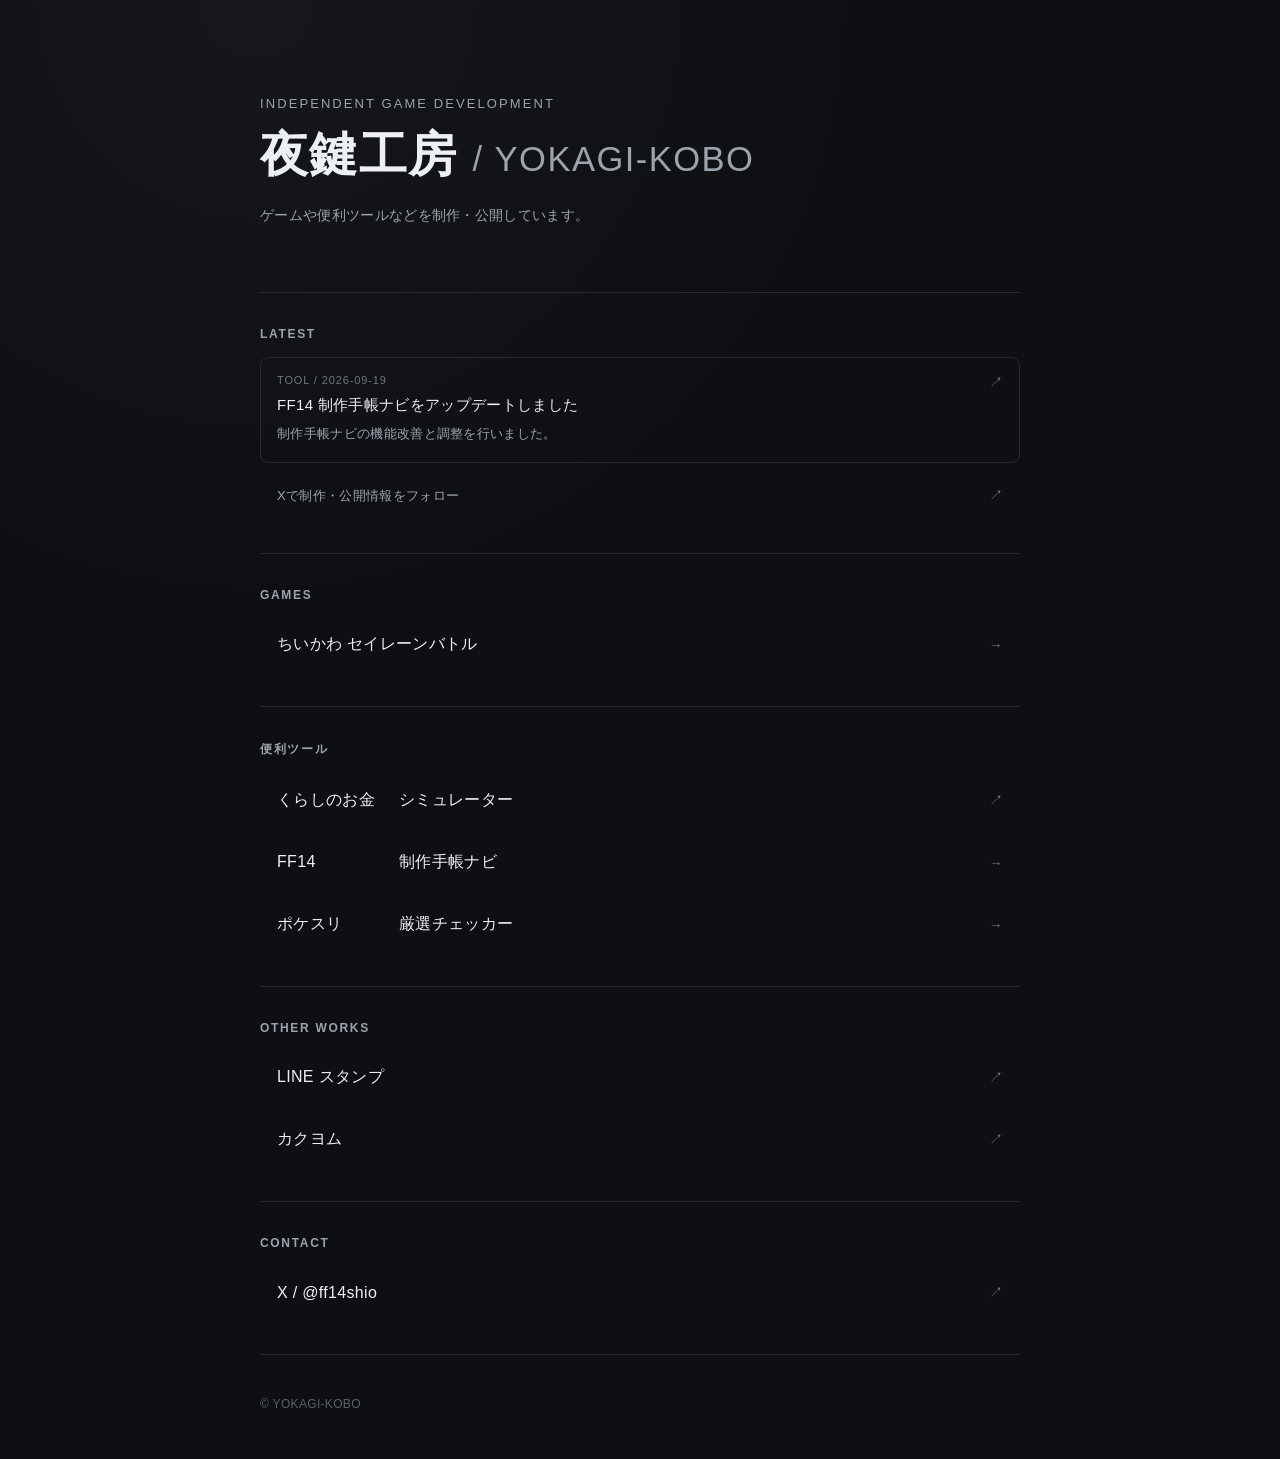
<file: index.html>
<!doctype html>
<html lang="ja">
<head>
  <meta charset="utf-8">
  <meta name="viewport" content="width=device-width, initial-scale=1">
  <meta name="description" content="夜鍵工房 / YOKAGI-KOBO。個人制作のゲーム、Webツール、その他作品を公開しています。">
  <title>夜鍵工房 / YOKAGI-KOBO</title>
  <link rel="canonical" href="https://yokagi.jp/">
  <link rel="icon" type="image/svg+xml" href="/favicon.svg">
  <link rel="stylesheet" href="/style.css">
  <meta property="og:type" content="website">
  <meta property="og:title" content="夜鍵工房 / YOKAGI-KOBO">
  <meta property="og:description" content="個人制作のゲーム、Webツール、その他作品を公開しています。">
  <meta property="og:url" content="https://yokagi.jp/">
</head>
<body>
  <main class="page">
    <header class="hero">
      <p class="eyebrow">Independent Game Development</p>
      <h1>夜鍵工房 <span>/ YOKAGI-KOBO</span></h1>
      <p class="hero-copy">ゲームや便利ツールなどを制作・公開しています。</p>
    </header>

    <section id="latestSection">
      <h2>Latest</h2>
      <div id="latestNews" class="latest-news">
        <div class="item latest-placeholder">
          <span>
            <span class="news-meta">YOKAGI 最新情報</span>
            <span class="news-title">最新情報を読み込んでいます…</span>
          </span>
        </div>
      </div>
      <div class="follow-row">
        <a class="follow-link" href="https://x.com/ff14shio" target="_blank" rel="noopener noreferrer">
          <span>Xで制作・公開情報をフォロー</span><span class="arrow">↗</span>
        </a>
      </div>
    </section>

    <section>
      <h2>Games</h2>
      <nav class="links">
        <a href="/games/chiikawa-siren-battle/">
          <span>ちいかわ セイレーンバトル</span><span class="arrow">→</span>
        </a>
      </nav>
    </section>

    <section>
      <h2>便利ツール</h2>
      <nav class="links">
        <a href="https://money.yokagi.jp/" target="_blank" rel="noopener noreferrer">
          <span class="tool-label"><span class="tool-name">くらしのお金</span><span class="tool-title">シミュレーター</span></span><span class="arrow">↗</span>
        </a>
        <a href="/tools/ff14-crafting-notebook/">
          <span class="tool-label"><span class="tool-name">FF14</span><span class="tool-title">制作手帳ナビ</span></span><span class="arrow">→</span>
        </a>
        <a href="/tools/pokemon-sleep-checker/">
          <span class="tool-label"><span class="tool-name">ポケスリ</span><span class="tool-title">厳選チェッカー</span></span><span class="arrow">→</span>
        </a>
      </nav>
    </section>

    <section>
      <h2>Other Works</h2>
      <nav class="links">
        <a href="https://store.line.me/stickershop/author/6091745/ja" target="_blank" rel="noopener noreferrer">
          <span>LINE スタンプ</span><span class="arrow">↗</span>
        </a>
        <a href="https://kakuyomu.jp/works/2912051598835017755" target="_blank" rel="noopener noreferrer">
          <span>カクヨム</span><span class="arrow">↗</span>
        </a>
      </nav>
    </section>

    <section>
      <h2>Contact</h2>
      <nav class="links">
        <a href="https://x.com/ff14shio" target="_blank" rel="noopener noreferrer">
          <span>X / @ff14shio</span><span class="arrow">↗</span>
        </a>
      </nav>
    </section>

    <footer>© YOKAGI-KOBO</footer>
  </main>

  <script src="/news.js"></script>
  <script src="/site.js"></script>
</body>
</html>
</file>
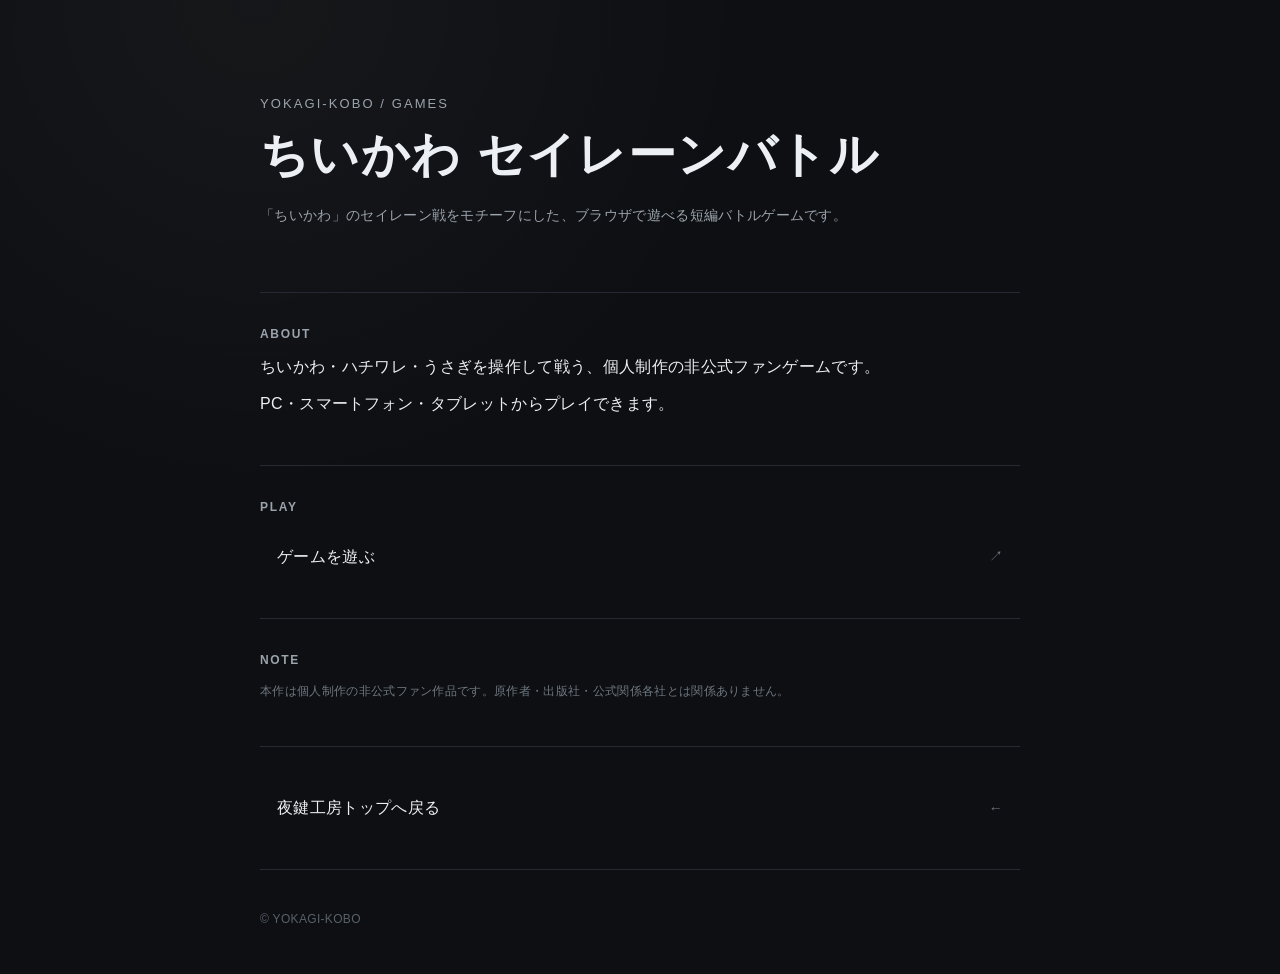
<file: games/chiikawa-siren-battle/index.html>
<!doctype html>
<html lang="ja">
<head>
  <meta charset="utf-8">
  <meta name="viewport" content="width=device-width, initial-scale=1">
  <meta name="description" content="夜鍵工房が制作した「ちいかわ」の非公式ファンゲーム。セイレーン戦をモチーフにした短編バトルをブラウザで遊べます。">
  <title>ちいかわ セイレーンバトル | 夜鍵工房</title>
  <link rel="canonical" href="https://yokagi.jp/games/chiikawa-siren-battle/">
  <link rel="icon" type="image/svg+xml" href="/favicon.svg">
  <link rel="stylesheet" href="/style.css">
  <meta property="og:type" content="website">
  <meta property="og:title" content="ちいかわ セイレーンバトル | 夜鍵工房">
  <meta property="og:description" content="セイレーン戦をモチーフにした、ブラウザで遊べる短編バトルゲーム。">
  <meta property="og:url" content="https://yokagi.jp/games/chiikawa-siren-battle/">
</head>
<body>
  <main class="page">
    <header class="hero">
      <p class="eyebrow">YOKAGI-KOBO / Games</p>
      <h1>ちいかわ セイレーンバトル</h1>
      <p class="hero-copy">「ちいかわ」のセイレーン戦をモチーフにした、ブラウザで遊べる短編バトルゲームです。</p>
    </header>

    <section>
      <h2>About</h2>
      <p>ちいかわ・ハチワレ・うさぎを操作して戦う、個人制作の非公式ファンゲームです。</p>
      <p>PC・スマートフォン・タブレットからプレイできます。</p>
    </section>

    <section>
      <h2>Play</h2>
      <nav class="links">
        <a href="https://siren.yokagi.jp/" target="_blank" rel="noopener noreferrer">
          <span>ゲームを遊ぶ</span><span class="arrow">↗</span>
        </a>
      </nav>
    </section>

    <section>
      <h2>Note</h2>
      <p class="note">本作は個人制作の非公式ファン作品です。原作者・出版社・公式関係各社とは関係ありません。</p>
    </section>

    <section>
      <nav class="links">
        <a href="/"><span>夜鍵工房トップへ戻る</span><span class="arrow">←</span></a>
      </nav>
    </section>

    <footer>© YOKAGI-KOBO</footer>
  </main>
</body>
</html>
</file>
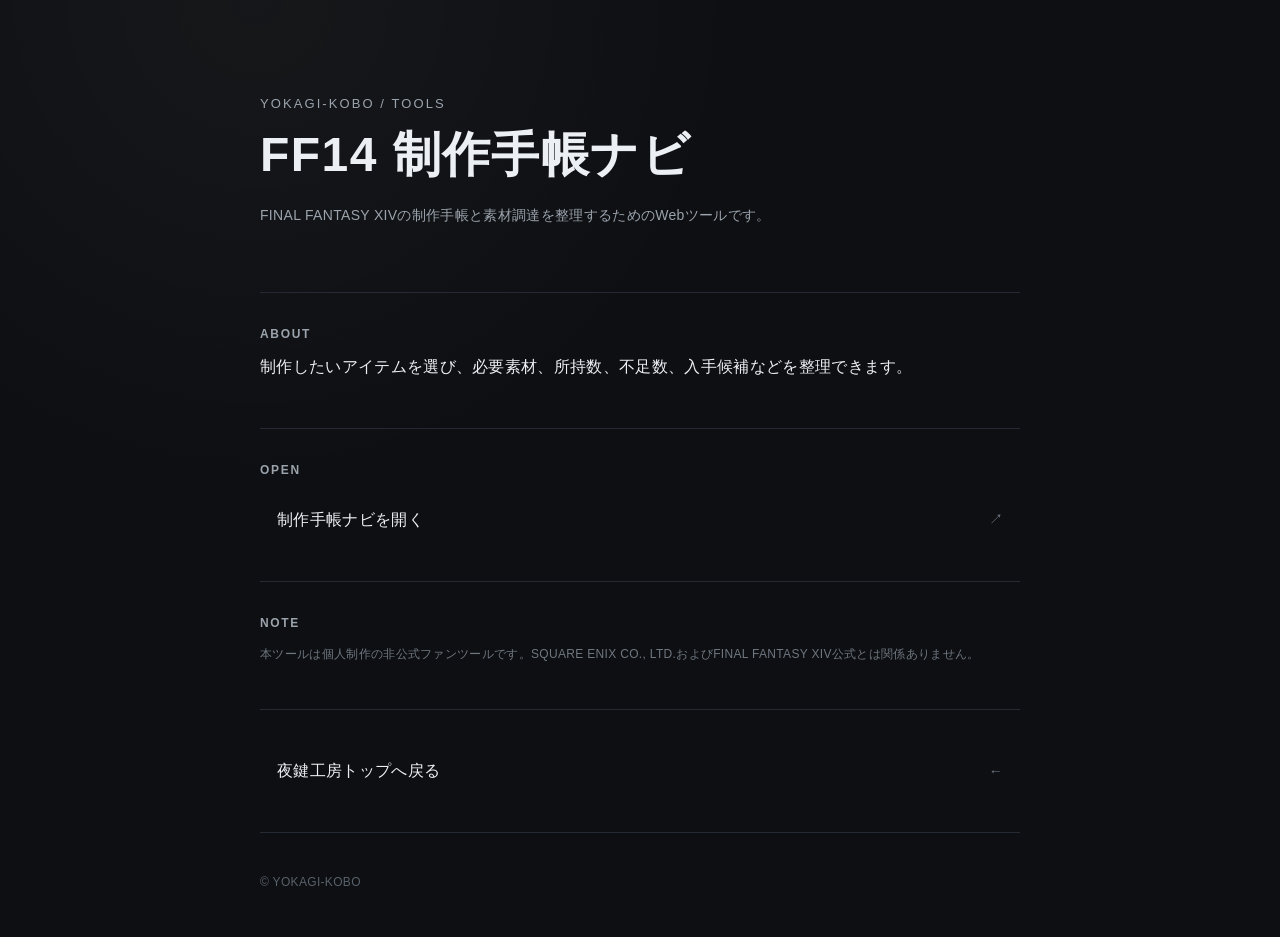
<file: tools/ff14-crafting-notebook/index.html>
<!doctype html>
<html lang="ja">
<head>
  <meta charset="utf-8">
  <meta name="viewport" content="width=device-width, initial-scale=1">
  <meta name="description" content="夜鍵工房が制作したFINAL FANTASY XIV向けの非公式Webツール。制作手帳と素材調達の整理を補助します。">
  <title>FF14 制作手帳ナビ | 夜鍵工房</title>
  <link rel="canonical" href="https://yokagi.jp/tools/ff14-crafting-notebook/">
  <link rel="icon" type="image/svg+xml" href="/favicon.svg">
  <link rel="stylesheet" href="/style.css">
  <meta property="og:type" content="website">
  <meta property="og:title" content="FF14 制作手帳ナビ | 夜鍵工房">
  <meta property="og:description" content="制作手帳と素材調達の整理を補助する非公式Webツール。">
  <meta property="og:url" content="https://yokagi.jp/tools/ff14-crafting-notebook/">
</head>
<body>
  <main class="page">
    <header class="hero">
      <p class="eyebrow">YOKAGI-KOBO / Tools</p>
      <h1>FF14 制作手帳ナビ</h1>
      <p class="hero-copy">FINAL FANTASY XIVの制作手帳と素材調達を整理するためのWebツールです。</p>
    </header>

    <section>
      <h2>About</h2>
      <p>制作したいアイテムを選び、必要素材、所持数、不足数、入手候補などを整理できます。</p>
    </section>

    <section>
      <h2>Open</h2>
      <nav class="links">
        <a href="https://ff14-crafting-notebook.pages.dev/" target="_blank" rel="noopener noreferrer">
          <span>制作手帳ナビを開く</span><span class="arrow">↗</span>
        </a>
      </nav>
    </section>

    <section>
      <h2>Note</h2>
      <p class="note">本ツールは個人制作の非公式ファンツールです。SQUARE ENIX CO., LTD.およびFINAL FANTASY XIV公式とは関係ありません。</p>
    </section>

    <section>
      <nav class="links">
        <a href="/"><span>夜鍵工房トップへ戻る</span><span class="arrow">←</span></a>
      </nav>
    </section>

    <footer>© YOKAGI-KOBO</footer>
  </main>
</body>
</html>
</file>
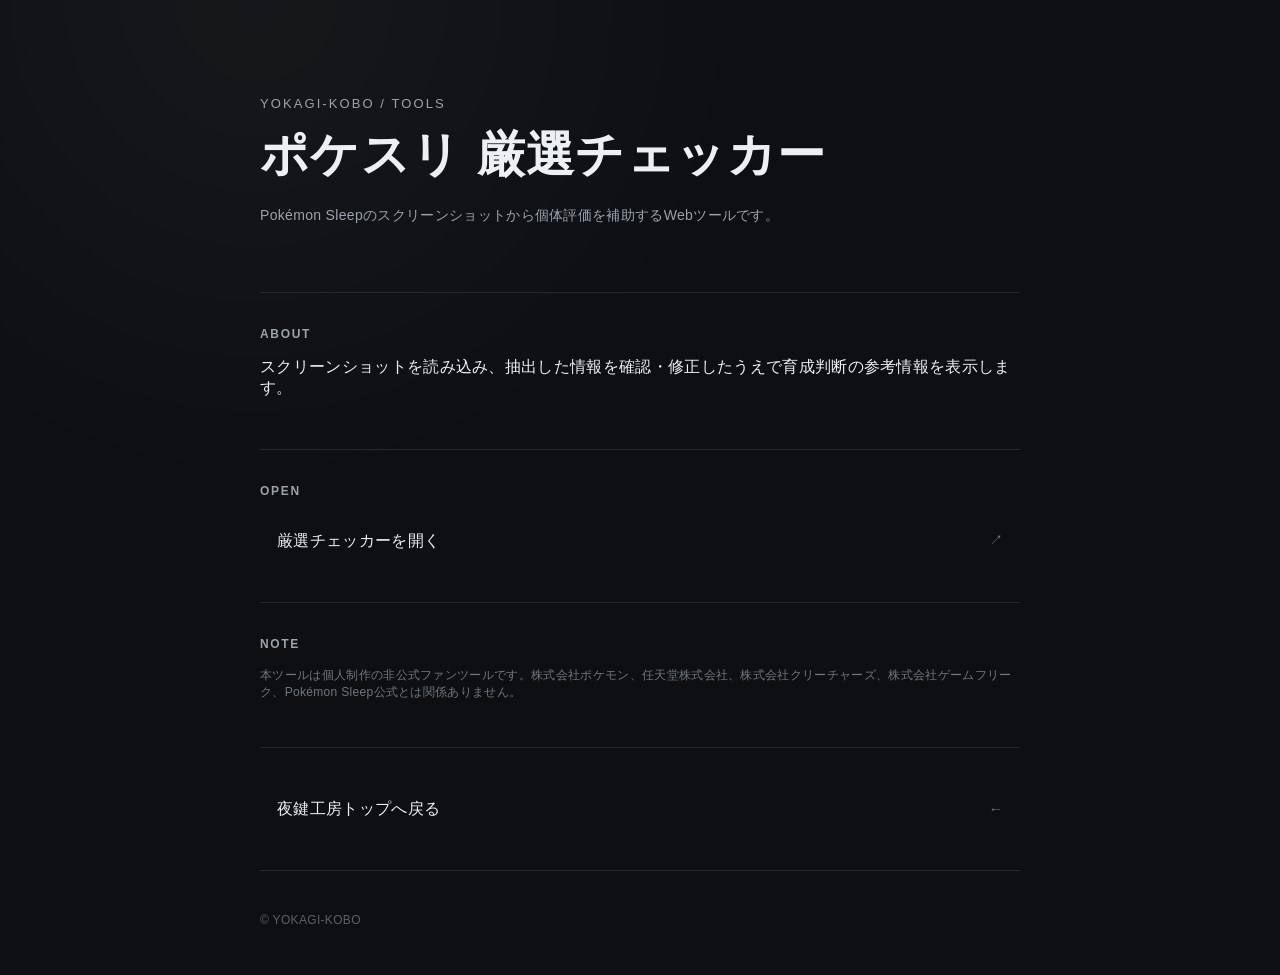
<file: tools/pokemon-sleep-checker/index.html>
<!doctype html>
<html lang="ja">
<head>
  <meta charset="utf-8">
  <meta name="viewport" content="width=device-width, initial-scale=1">
  <meta name="description" content="夜鍵工房が制作したPokémon Sleep向けの非公式Webツール。スクリーンショットから個体評価を補助します。">
  <title>ポケスリ 厳選チェッカー | 夜鍵工房</title>
  <link rel="canonical" href="https://yokagi.jp/tools/pokemon-sleep-checker/">
  <link rel="icon" type="image/svg+xml" href="/favicon.svg">
  <link rel="stylesheet" href="/style.css">
  <meta property="og:type" content="website">
  <meta property="og:title" content="ポケスリ 厳選チェッカー | 夜鍵工房">
  <meta property="og:description" content="スクリーンショットから個体評価を補助する非公式Webツール。">
  <meta property="og:url" content="https://yokagi.jp/tools/pokemon-sleep-checker/">
</head>
<body>
  <main class="page">
    <header class="hero">
      <p class="eyebrow">YOKAGI-KOBO / Tools</p>
      <h1>ポケスリ 厳選チェッカー</h1>
      <p class="hero-copy">Pokémon Sleepのスクリーンショットから個体評価を補助するWebツールです。</p>
    </header>

    <section>
      <h2>About</h2>
      <p>スクリーンショットを読み込み、抽出した情報を確認・修正したうえで育成判断の参考情報を表示します。</p>
    </section>

    <section>
      <h2>Open</h2>
      <nav class="links">
        <a href="https://kotaichi.pages.dev/" target="_blank" rel="noopener noreferrer">
          <span>厳選チェッカーを開く</span><span class="arrow">↗</span>
        </a>
      </nav>
    </section>

    <section>
      <h2>Note</h2>
      <p class="note">本ツールは個人制作の非公式ファンツールです。株式会社ポケモン、任天堂株式会社、株式会社クリーチャーズ、株式会社ゲームフリーク、Pokémon Sleep公式とは関係ありません。</p>
    </section>

    <section>
      <nav class="links">
        <a href="/"><span>夜鍵工房トップへ戻る</span><span class="arrow">←</span></a>
      </nav>
    </section>

    <footer>© YOKAGI-KOBO</footer>
  </main>
</body>
</html>
</file>
<file: style.css>
:root {
  color-scheme: dark;
  --bg: #0d0f12;
  --line: #242932;
  --text: #eceff3;
  --sub: #9ba3ad;
  --muted: #6f7781;
  --hover: #171b21;
}
* { box-sizing: border-box; }
html { background: var(--bg); max-width: 100%; overflow-x: hidden; }
body {
  margin: 0;
  min-height: 100vh;
  max-width: 100%;
  overflow-x: hidden;
  background:
    radial-gradient(circle at 20% 0%, rgba(255,255,255,.035), transparent 35%),
    var(--bg);
  color: var(--text);
  font-family: -apple-system, BlinkMacSystemFont, "Segoe UI",
    "Hiragino Kaku Gothic ProN", "Yu Gothic", "Meiryo", sans-serif;
  letter-spacing: .02em;
}
.page {
  width: min(760px, calc(100% - 40px));
  margin: 0 auto;
  padding: 96px 0 48px;
  min-width: 0;
}
.hero { padding-bottom: 64px; min-width: 0; }
.eyebrow {
  margin: 0 0 14px;
  color: var(--sub);
  font-size: 13px;
  letter-spacing: .16em;
  text-transform: uppercase;
  overflow-wrap: anywhere;
}
h1 {
  margin: 0;
  font-size: clamp(30px, 5vw, 48px);
  line-height: 1.25;
  font-weight: 650;
  letter-spacing: .03em;
  overflow-wrap: anywhere;
}
h1 span {
  color: var(--sub);
  font-weight: 450;
  font-size: .72em;
  white-space: nowrap;
}
.hero-copy {
  margin: 18px 0 0;
  color: var(--sub);
  font-size: 14px;
  line-height: 1.8;
  overflow-wrap: anywhere;
}
section {
  padding: 34px 0;
  border-top: 1px solid var(--line);
  min-width: 0;
}
h2 {
  margin: 0 0 16px;
  color: var(--sub);
  font-size: 12px;
  font-weight: 600;
  letter-spacing: .14em;
  text-transform: uppercase;
}
.links { display: grid; gap: 8px; min-width: 0; }
.links a, .item, .follow-link {
  display: flex;
  justify-content: space-between;
  align-items: center;
  min-height: 54px;
  min-width: 0;
  padding: 0 16px;
  border: 1px solid transparent;
  border-radius: 8px;
  color: var(--text);
  text-decoration: none;
  transition: background .15s ease, border-color .15s ease, transform .15s ease;
}
.links a > span:first-child,
.item > span:first-child,
.follow-link > span:first-child { min-width: 0; overflow-wrap: anywhere; }
.links a:hover, .links a:focus-visible,
.follow-link:hover, .follow-link:focus-visible {
  background: var(--hover);
  border-color: var(--line);
  transform: translateX(2px);
  outline: none;
}
.arrow { color: var(--muted); font-size: 14px; flex: 0 0 auto; margin-left: 10px; }
.muted { color: var(--muted); }
.note { font-size: 12px; color: var(--muted); }
footer {
  padding-top: 42px;
  border-top: 1px solid var(--line);
  color: #59616b;
  font-size: 12px;
}
.latest-news { display: grid; gap: 8px; min-width: 0; }
.latest-news .item {
  align-items: flex-start;
  min-height: 0;
  padding: 16px;
  border-color: var(--line);
}
.latest-news .item > span:first-child {
  display: grid;
  gap: 7px;
}
.news-meta {
  color: var(--muted);
  font-size: 11px;
  letter-spacing: .08em;
  text-transform: uppercase;
  overflow-wrap: anywhere;
}
.news-title {
  font-size: 15px;
  line-height: 1.55;
  overflow-wrap: anywhere;
}
.news-body {
  color: var(--sub);
  font-size: 13px;
  line-height: 1.7;
  overflow-wrap: anywhere;
}
.latest-news a.item {
  color: var(--text);
  text-decoration: none;
  transition: background .15s ease, border-color .15s ease, transform .15s ease;
}
.latest-news a.item:hover,
.latest-news a.item:focus-visible {
  background: var(--hover);
  transform: translateX(2px);
  outline: none;
}
.follow-row { margin-top: 10px; }
.follow-link {
  min-height: 46px;
  color: var(--sub);
  font-size: 13px;
}
.tool-label {
  display: grid;
  grid-template-columns: minmax(0, 6.5em) minmax(0, 1fr);
  column-gap: 18px;
  align-items: baseline;
  min-width: 0;
}
.tool-name,
.tool-title { white-space: nowrap; min-width: 0; }

@media (max-width: 600px) {
  .page { width: min(100% - 28px, 760px); padding-top: 64px; }
  .hero { padding-bottom: 48px; }
  h1 span { display: block; margin-top: 8px; white-space: normal; }
  section { padding: 28px 0; }
  .links a, .follow-link { padding-left: 14px; padding-right: 14px; }
}
@media (max-width: 420px) {
  .page { width: calc(100% - 24px); }
  .tool-label {
    display: flex;
    flex-direction: column;
    gap: 2px;
    align-items: flex-start;
  }
  .tool-name,
  .tool-title { white-space: normal; overflow-wrap: anywhere; }
  .latest-news .item { padding: 14px; }
}
</file>
